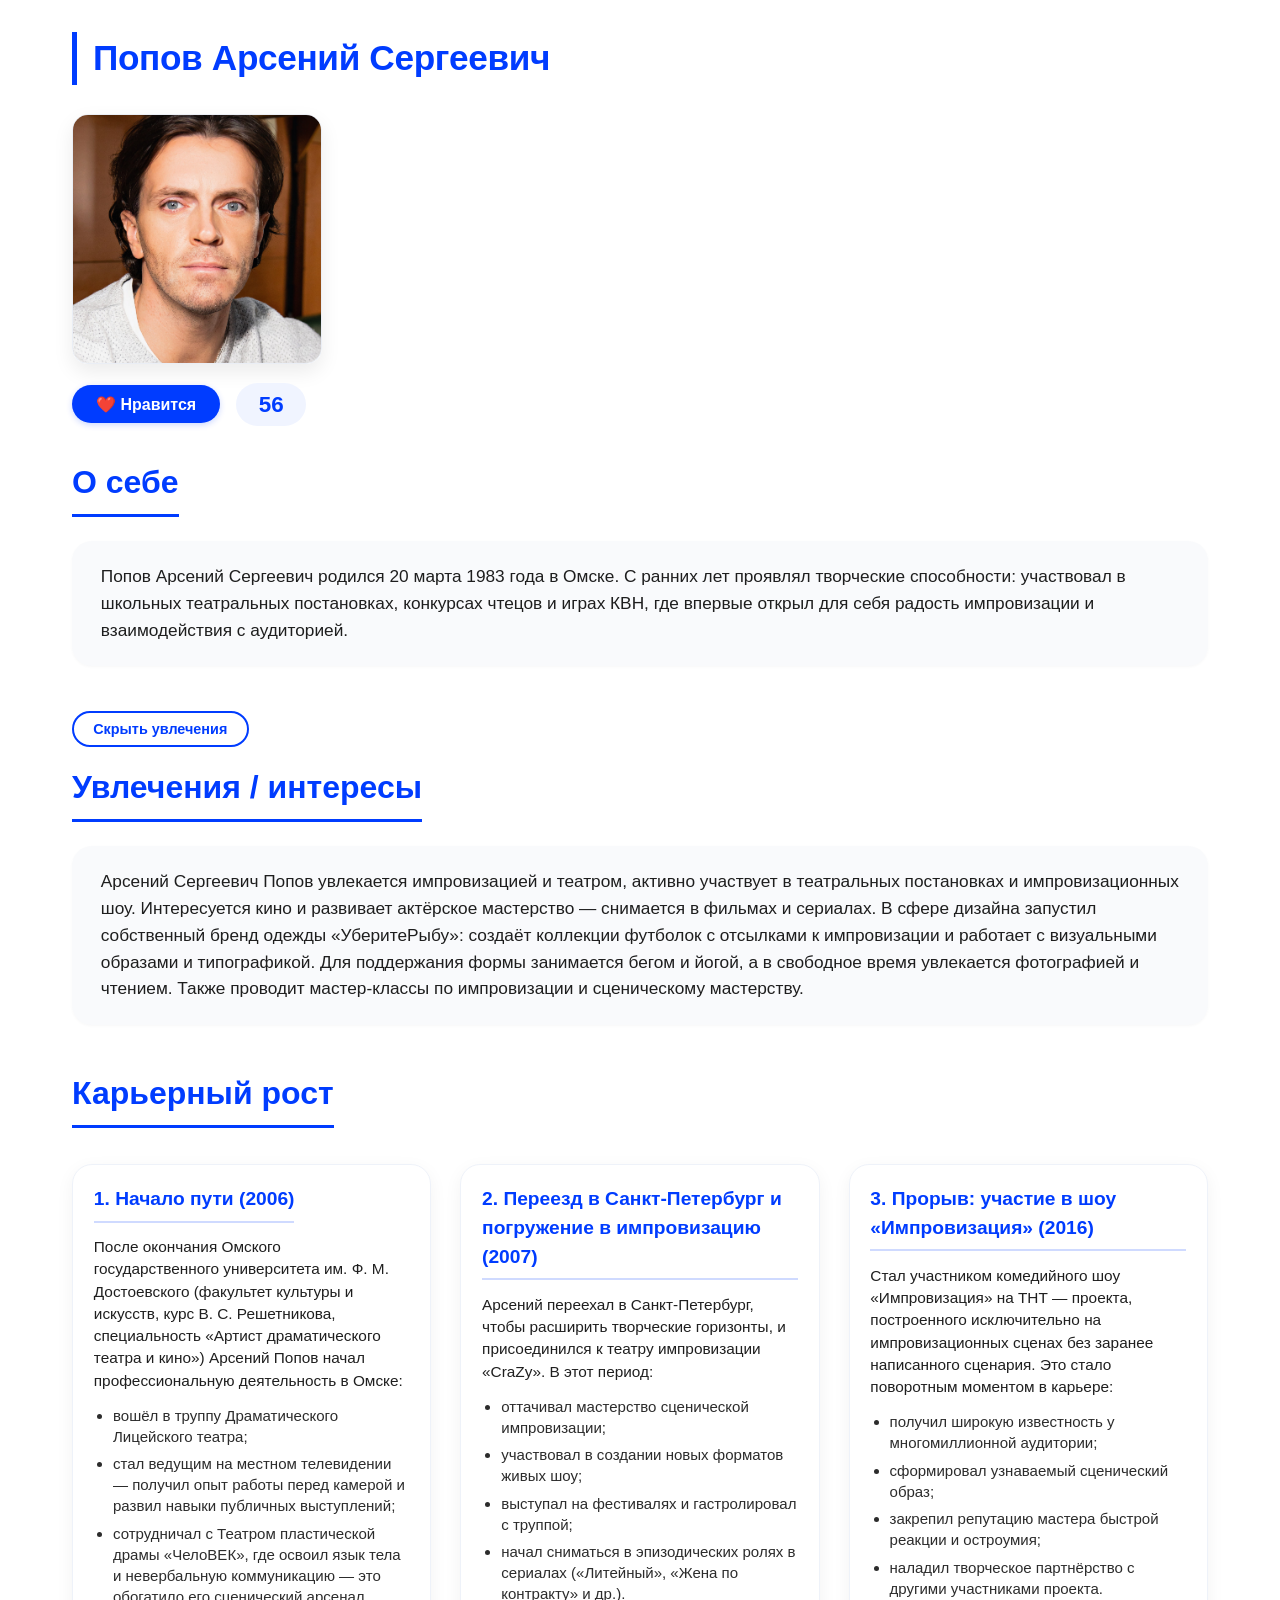
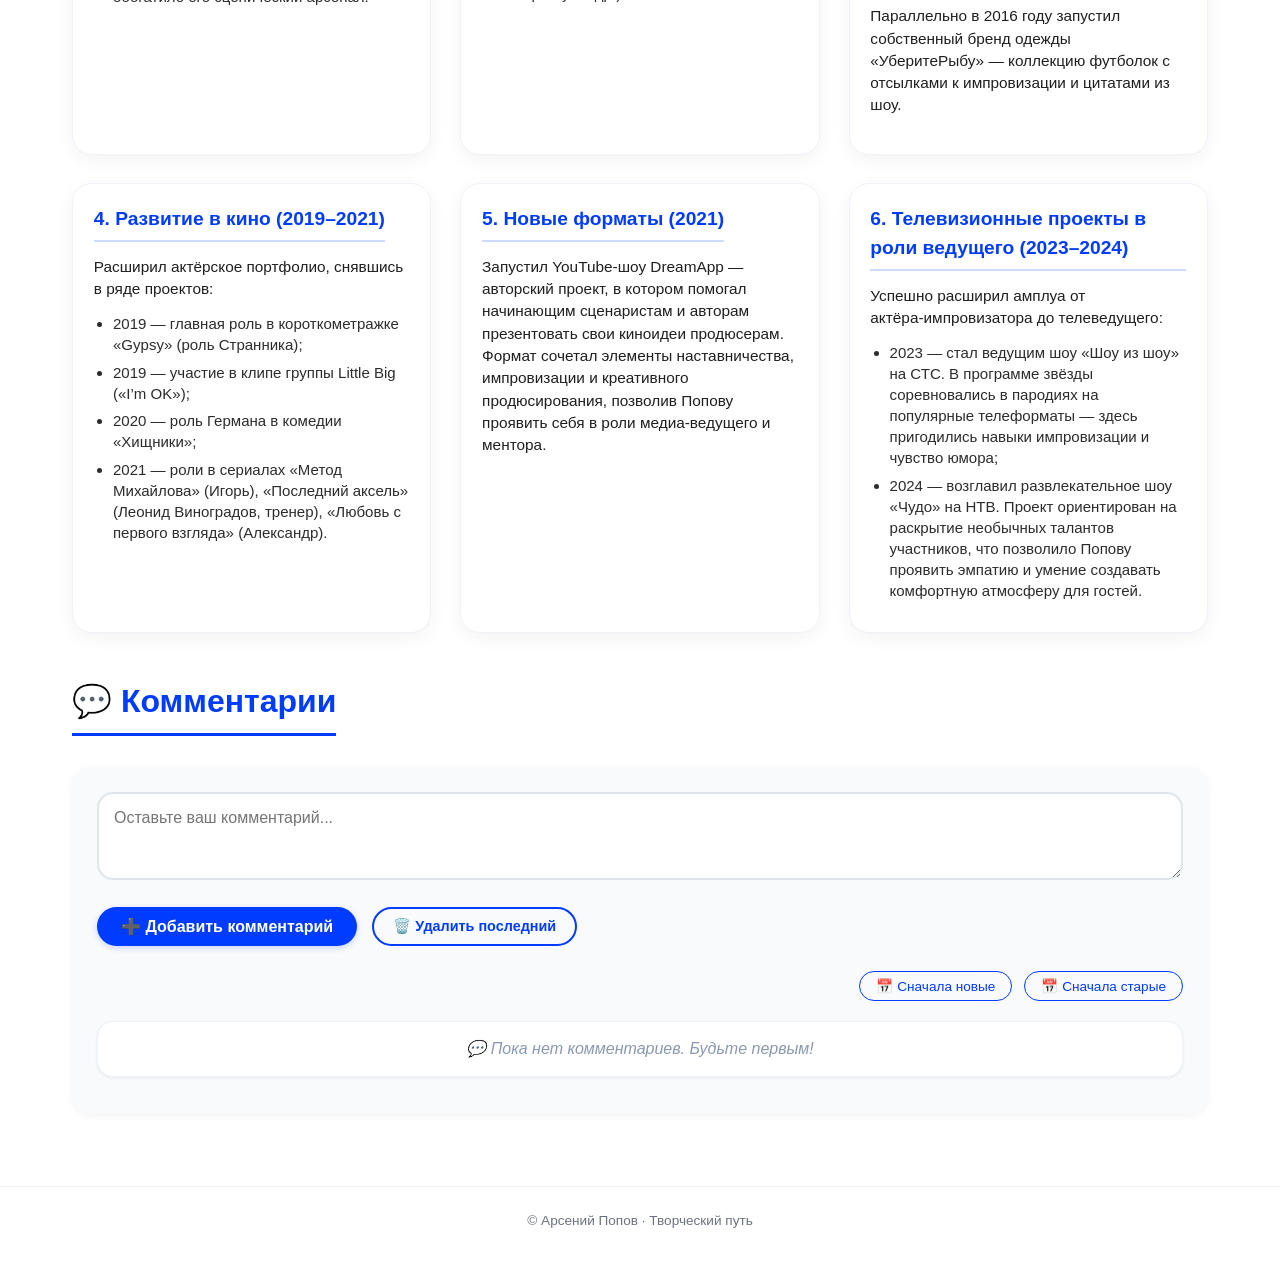
<file: index.html>
<!DOCTYPE html>
<html lang="ru">
<head>
    <meta charset="UTF-8">
    <meta name="viewport" content="width=device-width, initial-scale=1.0, user-scalable=yes">
    <title>Арсений Попов | Актёр, импровизатор, ведущий</title>
    <link rel="stylesheet" href="Untitled-2.css">
</head>
<body>

    <main class="container">
        <header class="header-name">
            <h1 class="fullname">Попов Арсений Сергеевич</h1>
        </header>

        <div class="photo-wrapper">
            <img src="арс.jpg" alt="Арсений Попов" class="profile-img" onerror="this.onerror=null; this.src='https://via.placeholder.com/250x250?text=Фото+Арсения'; this.style.objectFit='cover';">
        </div>

         <div class="likes-section">
            <button id="likeButton" class="like-btn">❤️ Нравится</button>
            <span id="likeCount" class="like-count">0</span>
        </div>

        <section class="about-section">
            <h2 class="section-title dark-blue">О себе</h2>
            <div class="about-text">
                <p>Попов Арсений Сергеевич родился 20 марта 1983 года в Омске. С ранних лет проявлял творческие способности: участвовал в школьных театральных постановках, конкурсах чтецов и играх КВН, где впервые открыл для себя радость импровизации и взаимодействия с аудиторией.</p>
            </div>
        </section>

        <div class="toggle-wrapper">
            <button id="toggleHobbyBtn" class="toggle-btn">Скрыть увлечения</button>
        </div>

        <section class="interests-section" id="hobbyBlock">
            <h2 class="section-title dark-blue">Увлечения / интересы</h2>
            <div class="interests-content">
                <p>Арсений Сергеевич Попов увлекается импровизацией и театром, активно участвует в театральных постановках и импровизационных шоу. Интересуется кино и развивает актёрское мастерство — снимается в фильмах и сериалах. В сфере дизайна запустил собственный бренд одежды «УберитеРыбу»: создаёт коллекции футболок с отсылками к импровизации и работает с визуальными образами и типографикой. Для поддержания формы занимается бегом и йогой, а в свободное время увлекается фотографией и чтением. Также проводит мастер‑классы по импровизации и сценическому мастерству.</p>
            </div>
        </section>

        <section class="career-section">
            <h2 class="section-title dark-blue">Карьерный рост</h2>
            <div class="career-grid">
                <div class="career-card">
                    <div class="career-year">1. Начало пути (2006)</div>
                    <p>После окончания Омского государственного университета им. Ф. М. Достоевского (факультет культуры и искусств, курс В. С. Решетникова, специальность «Артист драматического театра и кино») Арсений Попов начал профессиональную деятельность в Омске:</p>
                    <ul>
                        <li>вошёл в труппу Драматического Лицейского театра;</li>
                        <li>стал ведущим на местном телевидении — получил опыт работы перед камерой и развил навыки публичных выступлений;</li>
                        <li>сотрудничал с Театром пластической драмы «ЧелоВЕК», где освоил язык тела и невербальную коммуникацию — это обогатило его сценический арсенал.</li>
                    </ul>
                </div>
                <div class="career-card">
                    <div class="career-year">2. Переезд в Санкт‑Петербург и погружение в импровизацию (2007)</div>
                    <p>Арсений переехал в Санкт‑Петербург, чтобы расширить творческие горизонты, и присоединился к театру импровизации «CraZy». В этот период:</p>
                    <ul>
                        <li>оттачивал мастерство сценической импровизации;</li>
                        <li>участвовал в создании новых форматов живых шоу;</li>
                        <li>выступал на фестивалях и гастролировал с труппой;</li>
                        <li>начал сниматься в эпизодических ролях в сериалах («Литейный», «Жена по контракту» и др.).</li>
                    </ul>
                </div>
                <div class="career-card">
                    <div class="career-year">3. Прорыв: участие в шоу «Импровизация» (2016)</div>
                    <p>Стал участником комедийного шоу «Импровизация» на ТНТ — проекта, построенного исключительно на импровизационных сценах без заранее написанного сценария. Это стало поворотным моментом в карьере:</p>
                    <ul>
                        <li>получил широкую известность у многомиллионной аудитории;</li>
                        <li>сформировал узнаваемый сценический образ;</li>
                        <li>закрепил репутацию мастера быстрой реакции и остроумия;</li>
                        <li>наладил творческое партнёрство с другими участниками проекта.</li>
                    </ul>
                    <p>Параллельно в 2016 году запустил собственный бренд одежды «УберитеРыбу» — коллекцию футболок с отсылками к импровизации и цитатами из шоу.</p>
                </div>
                <div class="career-card">
                    <div class="career-year">4. Развитие в кино (2019–2021)</div>
                    <p>Расширил актёрское портфолио, снявшись в ряде проектов:</p>
                    <ul>
                        <li>2019 — главная роль в короткометражке «Gypsy» (роль Странника);</li>
                        <li>2019 — участие в клипе группы Little Big («I’m OK»);</li>
                        <li>2020 — роль Германа в комедии «Хищники»;</li>
                        <li>2021 — роли в сериалах «Метод Михайлова» (Игорь), «Последний аксель» (Леонид Виноградов, тренер), «Любовь с первого взгляда» (Александр).</li>
                    </ul>
                </div>
                <div class="career-card">
                    <div class="career-year">5. Новые форматы (2021)</div>
                    <p>Запустил YouTube‑шоу DreamApp — авторский проект, в котором помогал начинающим сценаристам и авторам презентовать свои киноидеи продюсерам. Формат сочетал элементы наставничества, импровизации и креативного продюсирования, позволив Попову проявить себя в роли медиа‑ведущего и ментора.</p>
                </div>
                <div class="career-card">
                    <div class="career-year">6. Телевизионные проекты в роли ведущего (2023–2024)</div>
                    <p>Успешно расширил амплуа от актёра‑импровизатора до телеведущего:</p>
                    <ul>
                        <li>2023 — стал ведущим шоу «Шоу из шоу» на СТС. В программе звёзды соревновались в пародиях на популярные телеформаты — здесь пригодились навыки импровизации и чувство юмора;</li>
                        <li>2024 — возглавил развлекательное шоу «Чудо» на НТВ. Проект ориентирован на раскрытие необычных талантов участников, что позволило Попову проявить эмпатию и умение создавать комфортную атмосферу для гостей.</li>
                    </ul>
                </div>
            </div>
        </section>

        <section class="comments-section">
            <h2 class="section-title dark-blue">💬 Комментарии</h2>
            
            <div class="comments-wrapper">
                <textarea id="commentInput" class="comment-input" placeholder="Оставьте ваш комментарий..." rows="3"></textarea>
                
                <div class="comments-buttons">
                    <button id="addCommentBtn" class="like-btn">➕ Добавить комментарий</button>
                    <button id="deleteLastBtn" class="toggle-btn">🗑️ Удалить последний</button>
                </div>
                
                <div class="sort-buttons">
                    <button id="sortNewBtn" class="sort-btn">📅 Сначала новые</button>
                    <button id="sortOldBtn" class="sort-btn">📅 Сначала старые</button>
                </div>
                
                <ul id="commentList" class="comment-list">
                    <li class="comment-item">✨ Оставьте первый комментарий!</li>
                </ul>
            </div>
        </section>
    </main>

    <footer class="footer">
        <p>© Арсений Попов · Творческий путь</p>
    </footer>

    <script>
        const likeButton = document.getElementById('likeButton');
        const likeCountSpan = document.getElementById('likeCount');
        
        let savedLikes = localStorage.getItem('likesCount');
        if (savedLikes !== null) {
            likeCountSpan.textContent = savedLikes;
        } else {
            const randomLikes = Math.floor(Math.random() * 96) + 5;
            likeCountSpan.textContent = randomLikes;
            localStorage.setItem('likesCount', randomLikes);
        }
        
        likeButton.addEventListener('click', function() {
            let currentLikes = parseInt(likeCountSpan.textContent);
            currentLikes = currentLikes + 1;
            likeCountSpan.textContent = currentLikes;
            localStorage.setItem('likesCount', currentLikes);
        });
        
        const toggleBtn = document.getElementById('toggleHobbyBtn');
        const hobbyBlock = document.getElementById('hobbyBlock');
        
        toggleBtn.addEventListener('click', function() {
            if (hobbyBlock.style.display === 'none') {
                hobbyBlock.style.display = 'block';
                toggleBtn.textContent = 'Скрыть увлечения';
            } else {
                hobbyBlock.style.display = 'none';
                toggleBtn.textContent = 'Показать увлечения';
            }
        });
        
        let commentsArray = [];
        let currentSort = 'new';
        
        const commentInput = document.getElementById('commentInput');
        const addCommentBtn = document.getElementById('addCommentBtn');
        const deleteLastBtn = document.getElementById('deleteLastBtn');
        const commentList = document.getElementById('commentList');
        const sortNewBtn = document.getElementById('sortNewBtn');
        const sortOldBtn = document.getElementById('sortOldBtn');
        
        const savedComments = localStorage.getItem('commentsArray');
        if (savedComments !== null) {
            commentsArray = JSON.parse(savedComments);
            commentsArray = commentsArray.map(comment => ({
                ...comment,
                date: new Date(comment.date)
            }));
        }
        
        const savedSort = localStorage.getItem('currentSort');
        if (savedSort !== null) {
            currentSort = savedSort;
        }
        
        function formatDate(date) {
            const now = new Date();
            const today = new Date(now.getFullYear(), now.getMonth(), now.getDate());
            const commentDate = new Date(date.getFullYear(), date.getMonth(), date.getDate());
            
            const diffDays = Math.floor((today - commentDate) / (1000 * 60 * 60 * 24));
            
            if (diffDays === 0) {
                return `сегодня, ${date.getHours().toString().padStart(2, '0')}:${date.getMinutes().toString().padStart(2, '0')}`;
            } else if (diffDays === 1) {
                return `вчера, ${date.getHours().toString().padStart(2, '0')}:${date.getMinutes().toString().padStart(2, '0')}`;
            } else {
                return `${date.getDate().toString().padStart(2, '0')}.${(date.getMonth() + 1).toString().padStart(2, '0')}.${date.getFullYear()}, ${date.getHours().toString().padStart(2, '0')}:${date.getMinutes().toString().padStart(2, '0')}`;
            }
        }
        
        function renderComments() {
            commentList.innerHTML = '';
            
            if (commentsArray.length === 0) {
                const emptyItem = document.createElement('li');
                emptyItem.className = 'comment-item empty-comment';
                emptyItem.textContent = '💬 Пока нет комментариев. Будьте первым!';
                commentList.appendChild(emptyItem);
                return;
            }
            
            let sortedComments = [...commentsArray];
            if (currentSort === 'new') {
                sortedComments.sort((a, b) => b.date - a.date);
            } else {
                sortedComments.sort((a, b) => a.date - b.date);
            }
            
            sortedComments.forEach((comment) => {
                const li = document.createElement('li');
                li.className = 'comment-item';
                
                const dateStr = formatDate(comment.date);
                
                li.innerHTML = `
                    <div class="comment-avatar">👤</div>
                    <div class="comment-content">
                        <div class="comment-author">Посетитель</div>
                        <div class="comment-text">${escapeHtml(comment.text)}</div>
                        <div class="comment-date">📅 ${dateStr}</div>
                    </div>
                `;
                commentList.appendChild(li);
            });
        }
        
        function escapeHtml(text) {
            const div = document.createElement('div');
            div.textContent = text;
            return div.innerHTML;
        }
        
        function saveCommentsToStorage() {
            localStorage.setItem('commentsArray', JSON.stringify(commentsArray));
            localStorage.setItem('currentSort', currentSort);
        }
        
        function addComment() {
            const commentText = commentInput.value.trim();
            
            if (commentText === '') {
                alert('Пожалуйста, введите текст комментария!');
                return;
            }
            
            const now = new Date();
            const commentObj = {
                text: commentText,
                date: now
            };
            
            commentsArray.push(commentObj);
            saveCommentsToStorage();
            renderComments();
            commentInput.value = '';
        }
        
        function deleteLastComment() {
            if (commentsArray.length === 0) {
                alert('Нет комментариев для удаления!');
                return;
            }
            
            commentsArray.pop();
            saveCommentsToStorage();
            renderComments();
        }
        
        addCommentBtn.addEventListener('click', addComment);
        deleteLastBtn.addEventListener('click', deleteLastComment);
        
        sortNewBtn.addEventListener('click', function() {
            currentSort = 'new';
            saveCommentsToStorage();
            renderComments();
        });
        
        sortOldBtn.addEventListener('click', function() {
            currentSort = 'old';
            saveCommentsToStorage();
            renderComments();
        });
        
        commentInput.addEventListener('keydown', function(event) {
            if (event.key === 'Enter' && !event.ctrlKey && !event.shiftKey) {
                event.preventDefault();
                addComment();
            }
        });
        
        renderComments();
    </script>
</body>
</html>
</file>
<file: Untitled-2.css>
* {
    margin: 0;
    padding: 0;
    box-sizing: border-box;
}

body {
    background-color: #ffffff;
    font-family: 'Segoe UI', 'Roboto', 'Arial', sans-serif;
    color: #1a1a1a;
    line-height: 1.5;
}

.container {
    max-width: 1200px;
    margin: 0 auto;
    padding: 2rem 2rem 1rem 2rem;
}

.header-name {
    margin-bottom: 1.8rem;
}

.fullname {
    font-size: 2.2rem;
    font-weight: 700;
    color: #003cff;
    letter-spacing: -0.01em;
    text-align: left;
    border-left: 5px solid #003cff;
    padding-left: 1rem;
}

.photo-wrapper {
    margin-bottom: 1.2rem;
}

.profile-img {
    width: 250px;
    height: 250px;
    object-fit: cover;
    border-radius: 16px;
    box-shadow: 0 8px 20px rgba(0, 0, 0, 0.08);
    display: block;
    border: 1px solid #eaeef5;
}

.likes-section {
    margin-bottom: 2rem;
    display: flex;
    align-items: center;
    gap: 1rem;
}

.like-btn {
    background-color: #003cff;
    color: white;
    border: none;
    padding: 0.6rem 1.5rem;
    font-size: 1rem;
    font-weight: 600;
    border-radius: 40px;
    cursor: pointer;
    transition: all 0.2s ease;
    box-shadow: 0 2px 6px rgba(0, 60, 255, 0.2);
}

.like-btn:hover {
    background-color: #0029b3;
    transform: scale(1.02);
}

.like-count {
    font-size: 1.4rem;
    font-weight: 700;
    color: #003cff;
    background-color: #f0f4ff;
    padding: 0.3rem 1rem;
    border-radius: 40px;
    min-width: 70px;
    text-align: center;
}

.toggle-wrapper {
    margin: 0.5rem 0 1rem 0;
}

.toggle-btn {
    background-color: transparent;
    border: 2px solid #003cff;
    color: #003cff;
    padding: 0.5rem 1.2rem;
    font-size: 0.9rem;
    font-weight: 600;
    border-radius: 40px;
    cursor: pointer;
    transition: all 0.2s ease;
}

.toggle-btn:hover {
    background-color: #003cff;
    color: white;
}

.about-section,
.interests-section,
.career-section,
.likes-section,
.toggle-wrapper {
    animation: fadeInUp 0.6s ease forwards;
    opacity: 0;
}

.about-section {
    animation-delay: 0.05s;
}
.interests-section {
    animation-delay: 0.1s;
}
.career-section {
    animation-delay: 0.15s;
}

@keyframes fadeInUp {
    from {
        opacity: 0;
        transform: translateY(20px);
    }
    to {
        opacity: 1;
        transform: translateY(0);
    }
}

.section-title {
    font-size: 2rem;
    font-weight: 700;
    color: #003cff;
    margin-bottom: 1rem;
    padding-bottom: 0.5rem;
    border-bottom: 3px solid #003cff;
    display: inline-block;
}

.about-section, .interests-section, .career-section {
    margin-bottom: 2.8rem;
}

.about-text, .interests-content {
    font-size: 1.08rem;
    color: #1e1e1e;
    background-color: #f9fafc;
    padding: 1.4rem 1.8rem;
    border-radius: 20px;
    margin-top: 0.5rem;
    line-height: 1.55;
    box-shadow: 0 1px 3px rgba(0, 0, 0, 0.03);
}

.interests-content p, .about-text p {
    margin-bottom: 0;
}

.career-grid {
    display: grid;
    grid-template-columns: repeat(3, 1fr);
    grid-template-rows: auto auto;
    gap: 1.8rem;
    margin-top: 1.2rem;
}

.career-card {
    background: #ffffff;
    border-radius: 20px;
    padding: 1.3rem 1.3rem 1.5rem 1.3rem;
    box-shadow: 0 5px 18px rgba(0, 0, 0, 0.05);
    transition: transform 0.2s ease, box-shadow 0.2s ease;
    border: 1px solid #eef2f9;
}

.career-card:hover {
    transform: translateY(-4px);
    box-shadow: 0 15px 30px rgba(0, 60, 255, 0.08);
    border-color: #cdd9ff;
}

.career-year {
    font-weight: 800;
    font-size: 1.2rem;
    color: #003cff;
    margin-bottom: 0.85rem;
    padding-bottom: 0.4rem;
    border-bottom: 2px solid #003cff30;
    display: inline-block;
}

.career-card p {
    font-size: 0.96rem;
    color: #1f1f1f;
    margin-bottom: 0.8rem;
    line-height: 1.45;
}

.career-card ul {
    margin: 0.6rem 0 0 1.2rem;
    color: #2c2c2c;
}

.career-card li {
    margin-bottom: 0.4rem;
    font-size: 0.94rem;
    line-height: 1.4;
}

.footer {
    text-align: center;
    padding: 1.5rem 0 2rem 0;
    margin-top: 1rem;
    font-size: 0.85rem;
    color: #6b7280;
    border-top: 1px solid #eef2f5;
    background: #ffffff;
}

@media (max-width: 900px) {
    .container {
        padding: 1.5rem;
    }
    .career-grid {
        gap: 1.2rem;
    }
    .fullname {
        font-size: 1.8rem;
    }
    .section-title {
        font-size: 1.7rem;
    }
}

@media (max-width: 750px) {
    .career-grid {
        grid-template-columns: repeat(2, 1fr);
        grid-template-rows: auto;
    }
}

@media (max-width: 550px) {
    .career-grid {
        grid-template-columns: 1fr;
    }
    .fullname {
        font-size: 1.5rem;
    }
    .profile-img {
        width: 220px;
        height: 220px;
    }
}

.comments-section {
    margin-top: 40px;
    margin-bottom: 40px;
}

.comments-wrapper {
    background-color: #f9fafc;
    border-radius: 20px;
    padding: 25px;
    margin-top: 15px;
    box-shadow: 0 2px 8px rgba(0, 0, 0, 0.05);
}

.comment-input {
    width: 100%;
    padding: 15px;
    font-family: inherit;
    font-size: 1rem;
    border: 2px solid #e0e4ec;
    border-radius: 16px;
    background-color: white;
    resize: vertical;
    transition: border-color 0.2s;
    box-sizing: border-box;
}

.comment-input:focus {
    outline: none;
    border-color: #003cff;
}

.comments-buttons {
    display: flex;
    gap: 15px;
    margin: 20px 0 25px 0;
    flex-wrap: wrap;
}

.comment-list {
    list-style: none;
    margin-top: 20px;
    padding: 0;
}

.comment-item {
    display: flex;
    gap: 15px;
    padding: 15px;
    background-color: white;
    border-radius: 16px;
    margin-bottom: 12px;
    box-shadow: 0 1px 3px rgba(0, 0, 0, 0.08);
    transition: transform 0.2s, box-shadow 0.2s;
    border: 1px solid #eef2f9;
}

.comment-item:hover {
    transform: translateX(5px);
    box-shadow: 0 4px 12px rgba(0, 60, 255, 0.1);
    border-color: #cdd9ff;
}

.empty-comment {
    justify-content: center;
    color: #8a99b0;
    font-style: italic;
}

.comment-avatar {
    font-size: 32px;
    min-width: 45px;
    text-align: center;
}

.comment-content {
    flex: 1;
}

.comment-author {
    font-weight: 700;
    color: #003cff;
    margin-bottom: 6px;
    font-size: 0.9rem;
}

.comment-text {
    color: #1e1e1e;
    line-height: 1.45;
    word-wrap: break-word;
}

@media (max-width: 550px) {
    .comments-buttons {
        flex-direction: column;
    }
    
    .comments-buttons button {
        width: 100%;
    }
    
    .comment-item {
        flex-direction: column;
        gap: 8px;
    }
    
    .comment-avatar {
        text-align: left;
        font-size: 28px;
    }
}
.sort-buttons {
    display: flex;
    gap: 12px;
    margin: 15px 0 20px 0;
    justify-content: flex-end;
}

.sort-btn {
    background-color: transparent;
    border: 1.5px solid #003cff;
    color: #003cff;
    padding: 0.4rem 1rem;
    font-size: 0.85rem;
    font-weight: 500;
    border-radius: 30px;
    cursor: pointer;
    transition: all 0.2s ease;
}

.sort-btn:hover {
    background-color: #003cff;
    color: white;
}

.comment-date {
    font-size: 0.7rem;
    color: #8a99b0;
    margin-top: 5px;
}
</file>
